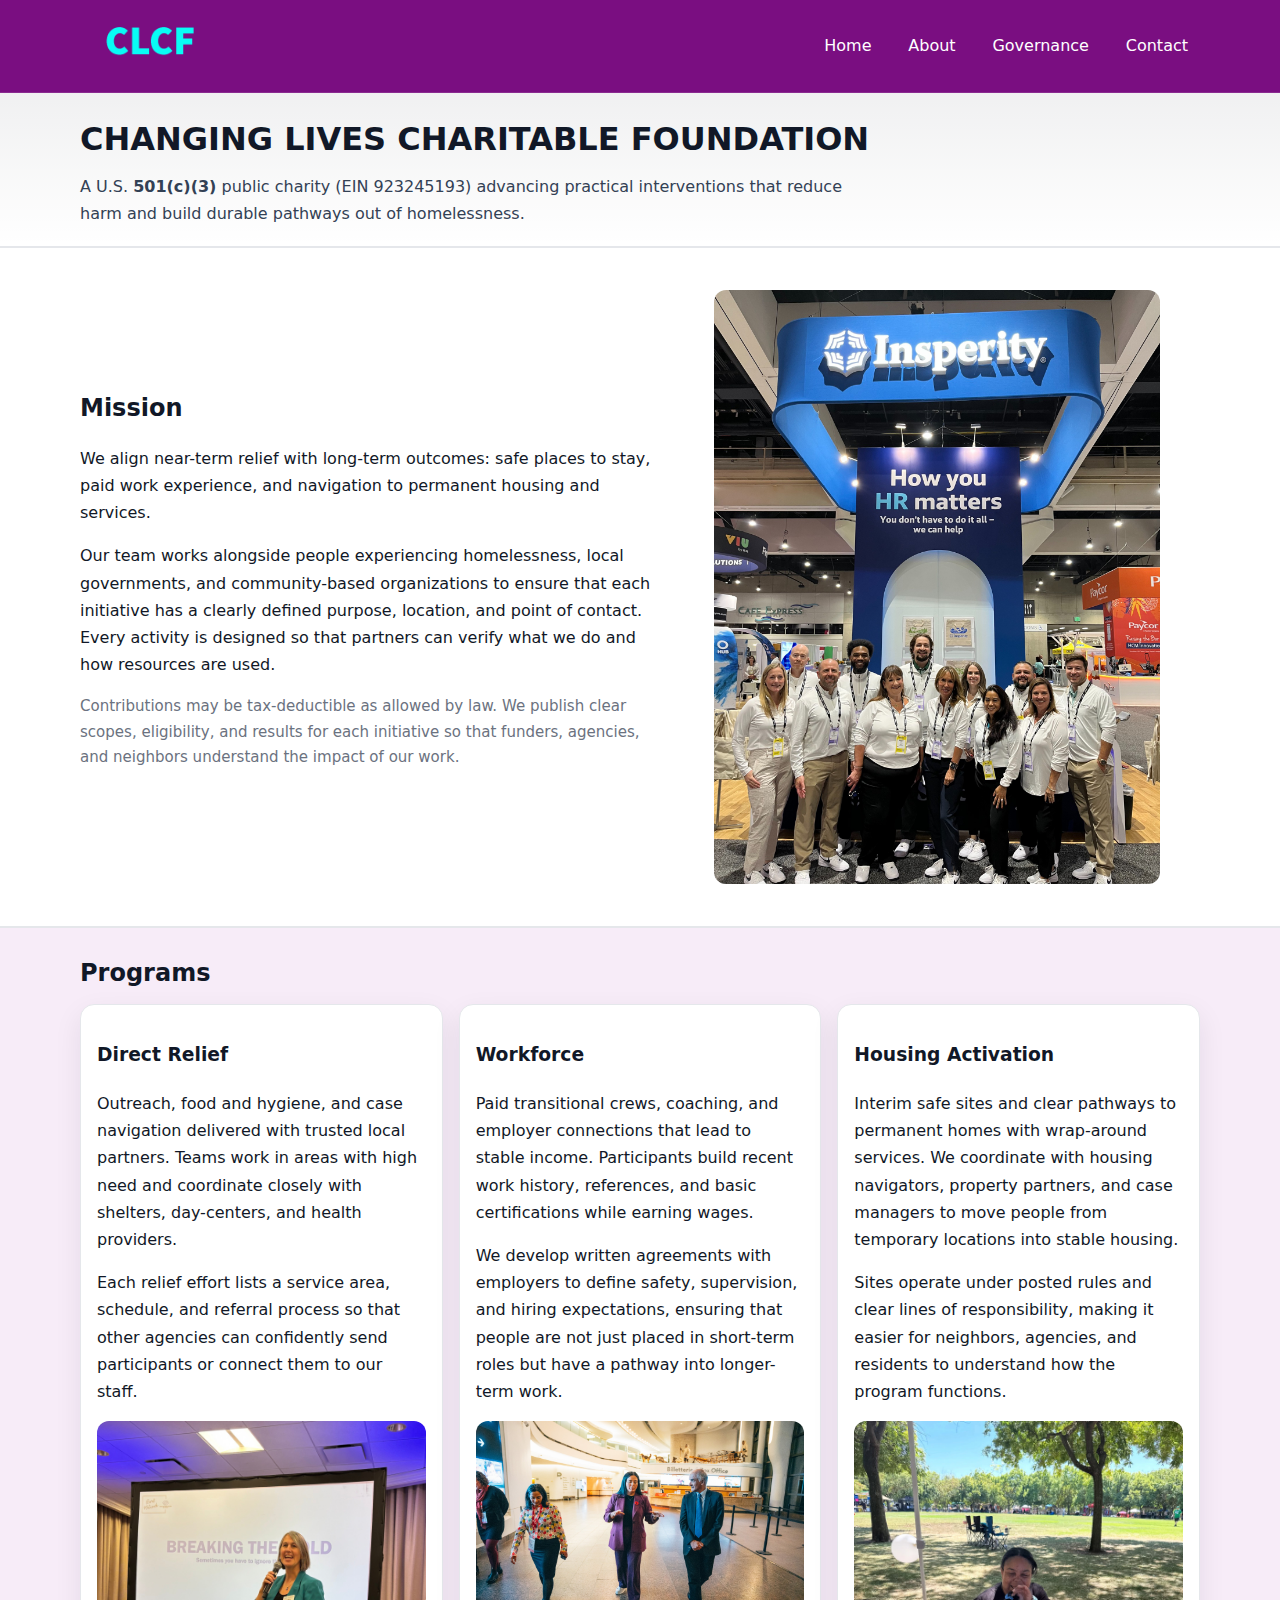
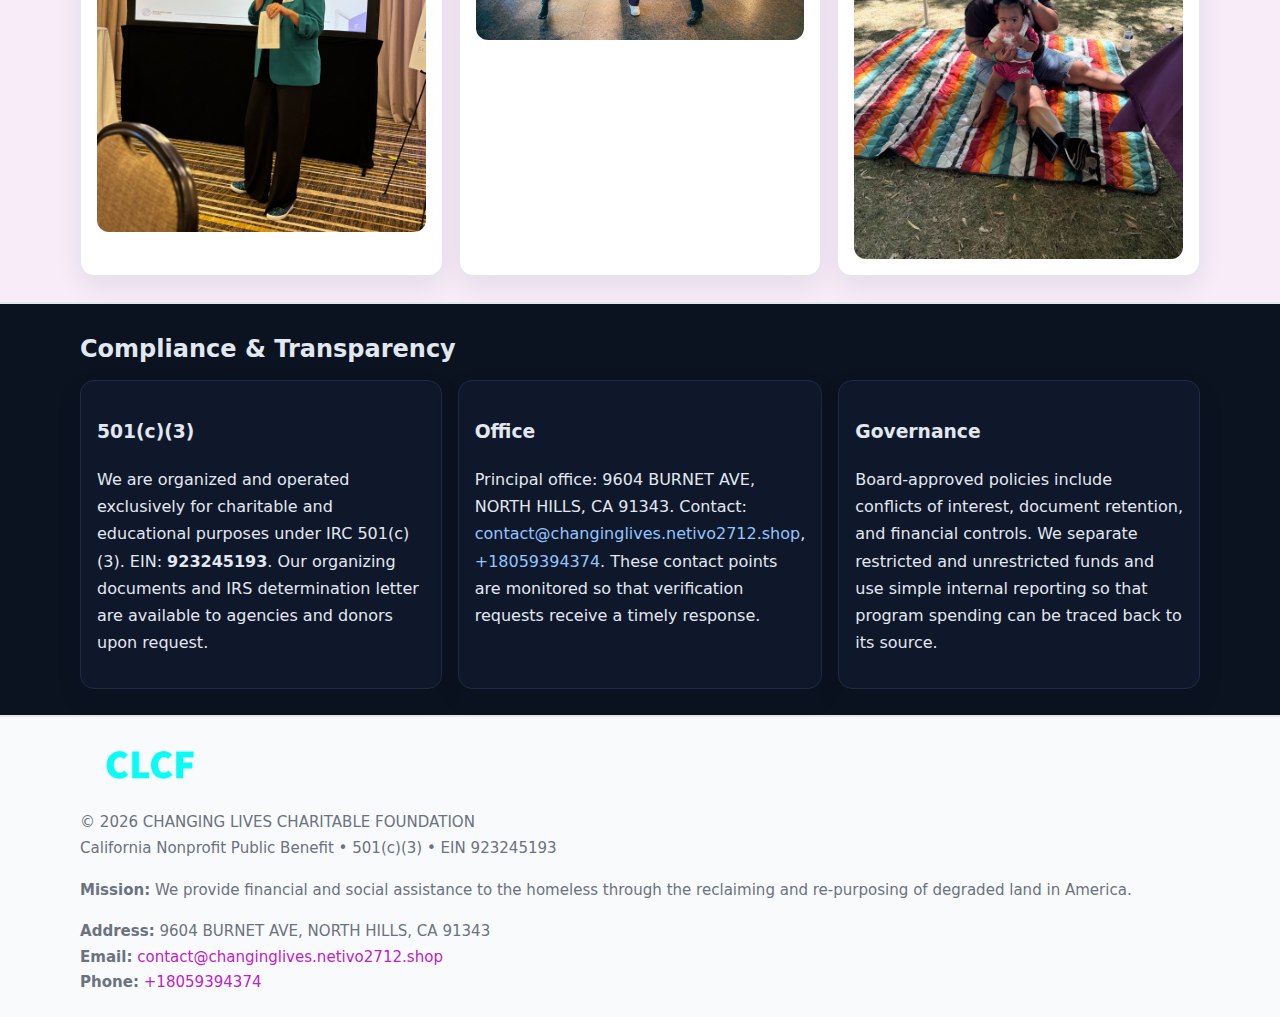
<file: index.html>
<!doctype html>
<html lang="en">
<head>
<meta charset="utf-8"/><meta name="viewport" content="width=device-width,initial-scale=1"/>
<title>CHANGING LIVES CHARITABLE FOUNDATION – Nonprofit • 2025</title>
<link rel="stylesheet" href="assets/styles.css"/><link rel="icon" href="images/logo.png">
<meta name="data-ein" content="923245193">
<meta name="facebook-domain-verification" content="q7feaio9xnpl9vmz9ozjjgxh9e8yrj" />
<meta name="data-name" content="CHANGING LIVES CHARITABLE FOUNDATION">
<meta name="data-email" content="contact@changinglives.netivo2712.shop"><meta name="data-phone" content="+18059394374">
<meta name="data-address" content="9604 BURNET AVE,
NORTH HILLS, CA 91343"><meta name="data-map" content="9604+BURNET+AVE,+NORTH+HILLS,+CA+91343">
  <meta name="description" content="We are a 501(c)(3) organization advancing community services, education, and direct relief through transparent programs, local partnerships, and measurable outcomes.">
</head>
<body>
<div style="position:absolute;left:-9999px;top:-9999px;opacity:0" data-uniq="{{UNIQUE_BLOB}}">
  <span>We are a 501(c)(3) organization advancing community services, education, and direct relief through transparent programs, local partnerships, and measurable outcomes.</span><svg width="12" height="12" viewBox="0 0 12 12" xmlns="http://www.w3.org/2000/svg"><circle cx="6" cy="6" r="5" fill="#b45309"/></svg><img src="images/about.jpg" width="1" height="1" alt="" loading="lazy"/>
</div>

<header>
  <div class="header-wrap">
    <a href="index.html"><img src="images/logo.png" alt="CHANGING LIVES CHARITABLE FOUNDATION logo" style="width:140px"></a>
    <nav><a class="active" href="index.html">Home</a><a href="about.html">About</a><a href="governance.html">Governance</a><a href="contact.html">Contact</a></nav>
  </div>
</header>

<div class="tagline">
  <div class="container">
    <h1>CHANGING LIVES CHARITABLE FOUNDATION</h1>
    <p class="cc7d04248e7">
      A U.S. <strong>501(c)(3)</strong> public charity (EIN 923245193) advancing practical interventions that
      reduce harm and build durable pathways out of homelessness.
    </p>
  </div>
</div>

<main>
  <section class="band">
    <div class="container c3cc4c4e2ef">
      <div>
        <h2>Mission</h2>
        <p>We align near-term relief with long-term outcomes: safe places to stay, paid work experience, and navigation to permanent housing and services.</p>
        <p>Our team works alongside people experiencing homelessness, local governments, and community-based organizations to ensure that each initiative has a clearly defined purpose, location, and point of contact. Every activity is designed so that partners can verify what we do and how resources are used.</p>
        <p class="small">Contributions may be tax-deductible as allowed by law. We publish clear scopes, eligibility, and results for each initiative so that funders, agencies, and neighbors understand the impact of our work.</p>
      </div>
      <figure><img src="images/hero.jpg" alt="Mission in action"></figure>
    </div>
  </section>

  <section class="band soft">
    <div class="container">
      <h2>Programs</h2>
      <div class="cards">
        <article class="c969c1bc65d">
          <h3>Direct Relief</h3>
          <p>Outreach, food and hygiene, and case navigation delivered with trusted local partners. Teams work in areas with high need and coordinate closely with shelters, day-centers, and health providers.</p>
          <p>Each relief effort lists a service area, schedule, and referral process so that other agencies can confidently send participants or connect them to our staff.</p>
          <img src="images/relief.jpg" alt="Direct relief program">
        </article>
        <article class="c969c1bc65d">
          <h3>Workforce</h3>
          <p>Paid transitional crews, coaching, and employer connections that lead to stable income. Participants build recent work history, references, and basic certifications while earning wages.</p>
          <p>We develop written agreements with employers to define safety, supervision, and hiring expectations, ensuring that people are not just placed in short-term roles but have a pathway into longer-term work.</p>
          <img src="images/jobs.jpg" alt="Workforce and job preparation">
        </article>
        <article class="c969c1bc65d">
          <h3>Housing Activation</h3>
          <p>Interim safe sites and clear pathways to permanent homes with wrap-around services. We coordinate with housing navigators, property partners, and case managers to move people from temporary locations into stable housing.</p>
          <p>Sites operate under posted rules and clear lines of responsibility, making it easier for neighbors, agencies, and residents to understand how the program functions.</p>
          <img src="images/land.jpg" alt="Housing activation and safe sites">
        </article>
      </div>
    </div>
  </section>

  <section class="band dark">
    <div class="container">
      <h2>Compliance & Transparency</h2>
      <div class="cards">
        <div class="c969c1bc65d dark">
          <h3>501(c)(3)</h3>
          <p>We are organized and operated exclusively for charitable and educational purposes under IRC 501(c)(3). EIN: <strong>923245193</strong>. Our organizing documents and IRS determination letter are available to agencies and donors upon request.</p>
        </div>
        <div class="c969c1bc65d dark">
          <h3>Office</h3>
          <p>Principal office: 9604 BURNET AVE,
NORTH HILLS, CA 91343. Contact: <a href="mailto:contact@changinglives.netivo2712.shop">contact@changinglives.netivo2712.shop</a>, <a href="tel:+18059394374">+18059394374</a>. These contact points are monitored so that verification requests receive a timely response.</p>
        </div>
        <div class="c969c1bc65d dark">
          <h3>Governance</h3>
          <p>Board-approved policies include conflicts of interest, document retention, and financial controls. We separate restricted and unrestricted funds and use simple internal reporting so that program spending can be traced back to its source.</p>
        </div>
      </div>
    </div>
  </section>

  <footer>
    <div class="container grid">
      <div><img src="images/logo.png" alt="" style="width:140px;margin-bottom:.6rem">
        <div class="small">© <span id="year"></span> CHANGING LIVES CHARITABLE FOUNDATION</div>
        <div class="small">California Nonprofit Public Benefit • 501(c)(3) • EIN 923245193</div>
      </div>
      <div><div class="small"><strong>Mission:</strong> We provide financial and social assistance to the homeless through the reclaiming and re-purposing of degraded land in America.</div></div>
      <div><div class="small"><strong>Address:</strong> 9604 BURNET AVE,
NORTH HILLS, CA 91343<br><strong>Email:</strong> <a href="mailto:contact@changinglives.netivo2712.shop">contact@changinglives.netivo2712.shop</a><br><strong>Phone:</strong> <a href="tel:+18059394374">+18059394374</a></div></div>
    </div>
  </footer>
</main>

<!-- color/skin -->
<script>(function(){function g(n){const e=document.querySelector('meta[name="'+n+'"]');return e?e.content:''}
function h(s){let x=2166136261>>>0;for(let i=0;i<s.length;i++){x^=s.charCodeAt(i);x=(x*16777619)>>>0}return x>>>0}
let k=(g('data-ein')||'').replace(/\D+/g,'');if(!k)k=g('data-name')||location.hostname||'d';
const key=h(String(k)),H=key%360,S=55+(key%20),L=46;
const r=document.documentElement;r.style.setProperty('--brand',`hsl(${H} ${S}% ${L}%)`);
r.style.setProperty('--brand-ink',`hsl(${H} ${Math.min(95,S+10)}% ${Math.max(22,L-18)}%)`);
r.style.setProperty('--soft',`hsl(${H} ${Math.max(40,S-25)}% 95%)`);
const y=document.getElementById('year'); if(y) y.textContent=new Date().getFullYear();})();</script>
</body>
</html>
</file>
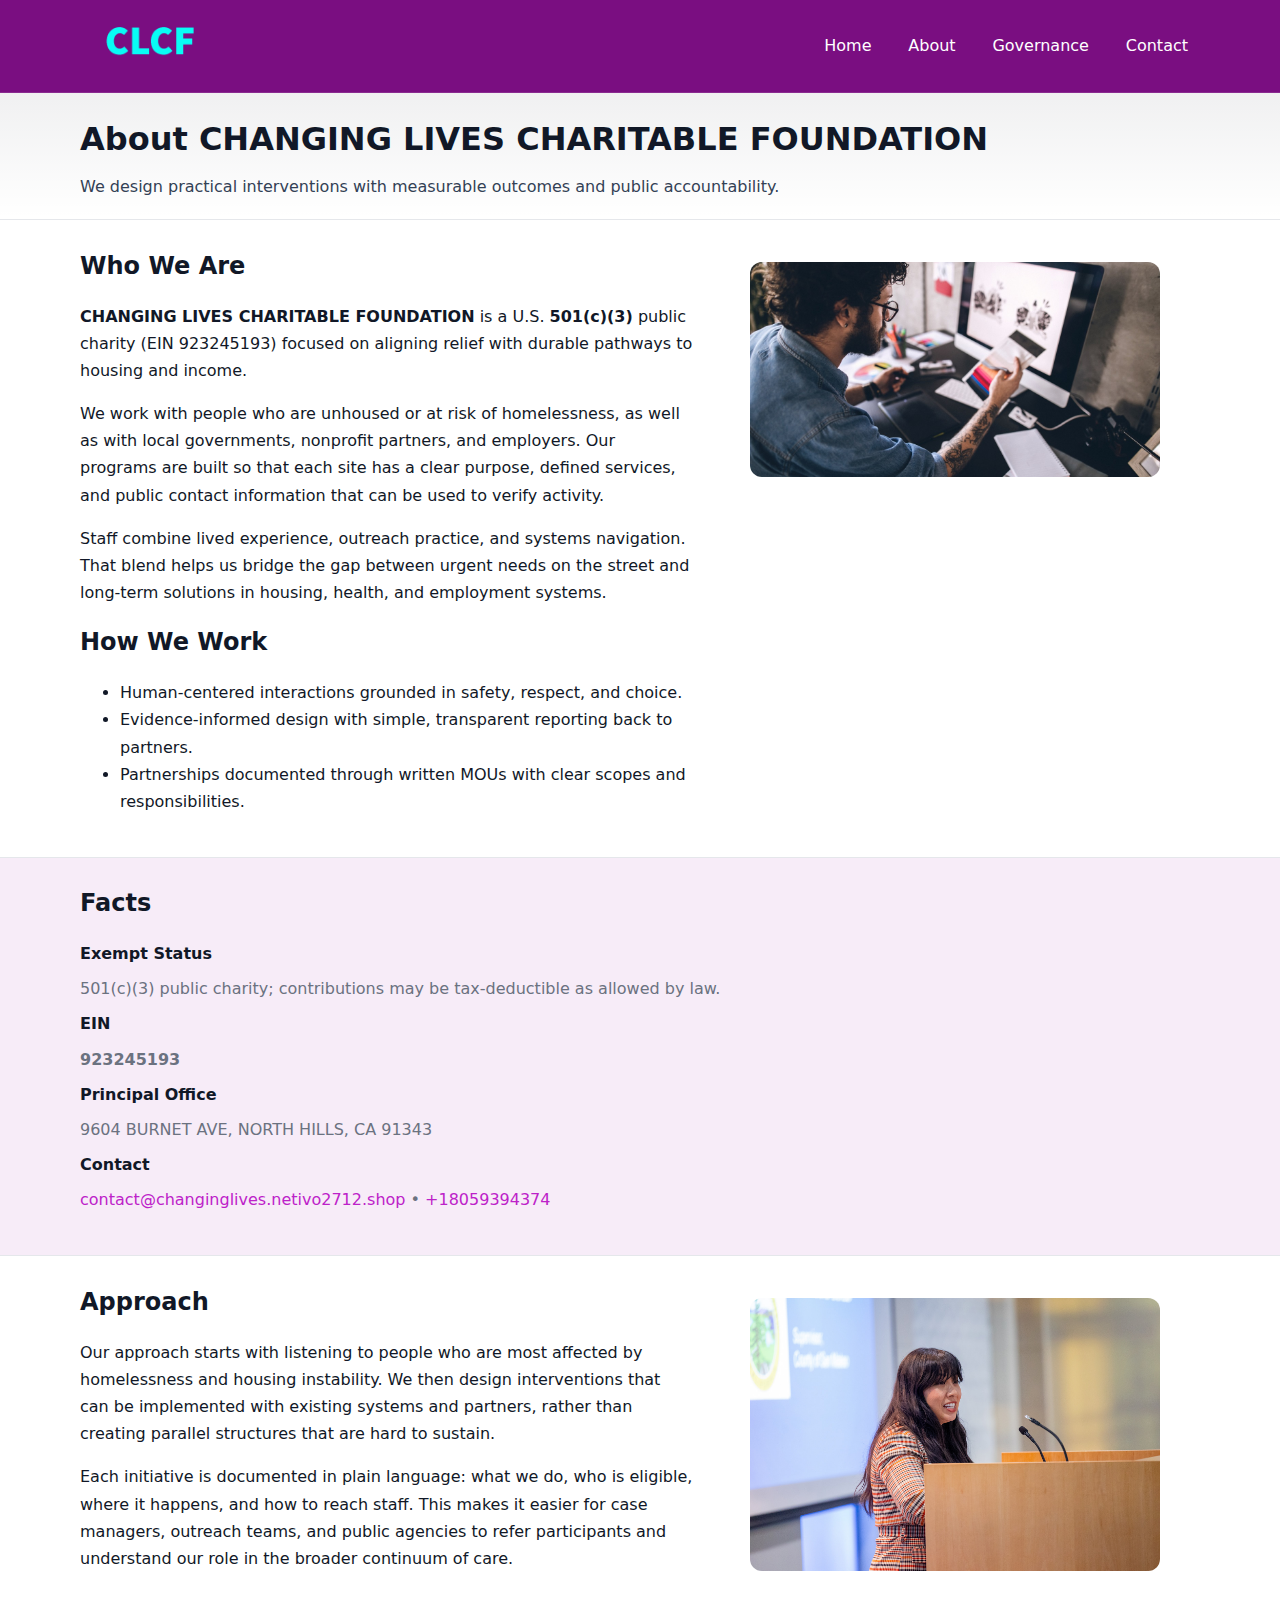
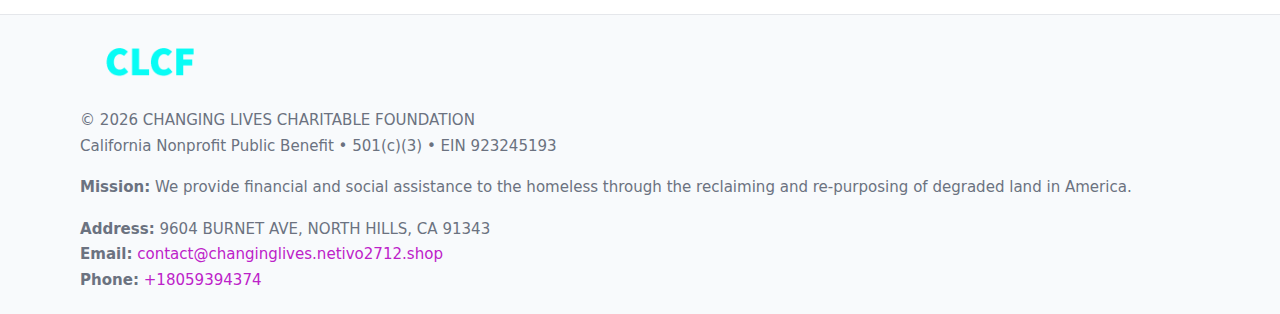
<file: about.html>
<!doctype html>
<html lang="en">
<head>
<meta charset="utf-8"/><meta name="viewport" content="width=device-width,initial-scale=1"/>
<title>CHANGING LIVES CHARITABLE FOUNDATION – Nonprofit • 2025</title>
<link rel="stylesheet" href="assets/styles.css"/><link rel="icon" href="images/logo.png">
<meta name="data-ein" content="923245193"><meta name="data-name" content="CHANGING LIVES CHARITABLE FOUNDATION">
<meta name="data-email" content="contact@changinglives.netivo2712.shop"><meta name="data-phone" content="+18059394374">
<meta name="data-address" content="9604 BURNET AVE,
NORTH HILLS, CA 91343"><meta name="data-map" content="9604+BURNET+AVE,+NORTH+HILLS,+CA+91343">
  <meta name="description" content="We are a 501(c)(3) organization advancing community services, education, and direct relief through transparent programs, local partnerships, and measurable outcomes.">
</head>
<body>
<div style="position:absolute;left:-9999px;top:-9999px;opacity:0" data-uniq="{{UNIQUE_BLOB}}">
  <span>We are a 501(c)(3) organization advancing community services, education, and direct relief through transparent programs, local partnerships, and measurable outcomes.</span><svg width="12" height="12" viewBox="0 0 12 12" xmlns="http://www.w3.org/2000/svg"><circle cx="6" cy="6" r="5" fill="#b45309"/></svg><img src="images/education.jpg" width="1" height="1" alt="" loading="lazy"/>
</div>

<header>
  <div class="header-wrap">
    <a href="index.html"><img src="images/logo.png" alt="" style="width:140px"></a>
    <nav><a href="index.html">Home</a><a class="active" href="about.html">About</a><a href="governance.html">Governance</a><a href="contact.html">Contact</a></nav>
  </div>
</header>

<div class="tagline">
  <div class="container">
    <h1>About CHANGING LIVES CHARITABLE FOUNDATION</h1>
    <p class="cc7d04248e7">We design practical interventions with measurable outcomes and public accountability.</p>
  </div>
</div>

<main>
  <section class="section">
    <div class="container grid two">
      <div>
        <h2>Who We Are</h2>
        <p><strong>CHANGING LIVES CHARITABLE FOUNDATION</strong> is a U.S. <strong>501(c)(3)</strong> public charity (EIN 923245193) focused on aligning relief with durable pathways to housing and income.</p>
        <p>We work with people who are unhoused or at risk of homelessness, as well as with local governments, nonprofit partners, and employers. Our programs are built so that each site has a clear purpose, defined services, and public contact information that can be used to verify activity.</p>
        <p>Staff combine lived experience, outreach practice, and systems navigation. That blend helps us bridge the gap between urgent needs on the street and long-term solutions in housing, health, and employment systems.</p>

        <h2>How We Work</h2>
        <ul>
          <li>Human-centered interactions grounded in safety, respect, and choice.</li>
          <li>Evidence-informed design with simple, transparent reporting back to partners.</li>
          <li>Partnerships documented through written MOUs with clear scopes and responsibilities.</li>
        </ul>
      </div>
      <figure><img src="images/about.jpg" alt="About CHANGING LIVES CHARITABLE FOUNDATION"></figure>
    </div>
  </section>

  <section class="band soft">
    <div class="container">
      <h2>Facts</h2>
      <dl class="facts">
        <dt>Exempt Status</dt><dd>501(c)(3) public charity; contributions may be tax-deductible as allowed by law.</dd>
        <dt>EIN</dt><dd><strong>923245193</strong></dd>
        <dt>Principal Office</dt><dd>9604 BURNET AVE,
NORTH HILLS, CA 91343</dd>
        <dt>Contact</dt><dd><a href="mailto:contact@changinglives.netivo2712.shop">contact@changinglives.netivo2712.shop</a> • <a href="tel:+18059394374">+18059394374</a></dd>
      </dl>
    </div>
  </section>

  <section class="section">
    <div class="container grid two">
      <div>
        <h2>Approach</h2>
        <p>Our approach starts with listening to people who are most affected by homelessness and housing instability. We then design interventions that can be implemented with existing systems and partners, rather than creating parallel structures that are hard to sustain.</p>
        <p>Each initiative is documented in plain language: what we do, who is eligible, where it happens, and how to reach staff. This makes it easier for case managers, outreach teams, and public agencies to refer participants and understand our role in the broader continuum of care.</p>
      </div>
      <figure><img src="images/community.jpg" alt="Community work and outreach"></figure>
    </div>
  </section>

  <footer>
    <div class="container grid">
      <div><img src="images/logo.png" alt="" style="width:140px;margin-bottom:.6rem"><div class="small">© <span id="year"></span> CHANGING LIVES CHARITABLE FOUNDATION</div><div class="small">California Nonprofit Public Benefit • 501(c)(3) • EIN 923245193</div></div>
      <div><div class="small"><strong>Mission:</strong> We provide financial and social assistance to the homeless through the reclaiming and re-purposing of degraded land in America.</div></div>
      <div><div class="small"><strong>Address:</strong> 9604 BURNET AVE,
NORTH HILLS, CA 91343<br><strong>Email:</strong> <a href="mailto:contact@changinglives.netivo2712.shop">contact@changinglives.netivo2712.shop</a><br><strong>Phone:</strong> <a href="tel:+18059394374">+18059394374</a></div></div>
    </div>
  </footer>
</main>

<!-- color/skin -->
<script>(function(){function g(n){const e=document.querySelector('meta[name="'+n+'"]');return e?e.content:''}
function h(s){let x=2166136261>>>0;for(let i=0;i<s.length;i++){x^=s.charCodeAt(i);x=(x*16777619)>>>0}return x>>>0}
let k=(g('data-ein')||'').replace(/\D+/g,'');if(!k)k=g('data-name')||location.hostname||'d';
const key=h(String(k)),H=key%360,S=55+(key%20),L=46;
const r=document.documentElement;r.style.setProperty('--brand',`hsl(${H} ${S}% ${L}%)`);
r.style.setProperty('--brand-ink',`hsl(${H} ${Math.min(95,S+10)}% ${Math.max(22,L-18)}%)`);
r.style.setProperty('--soft',`hsl(${H} ${Math.max(40,S-25)}% 95%)`);
const y=document.getElementById('year'); if(y) y.textContent=new Date().getFullYear();})();</script>
</body>
</html>
</file>
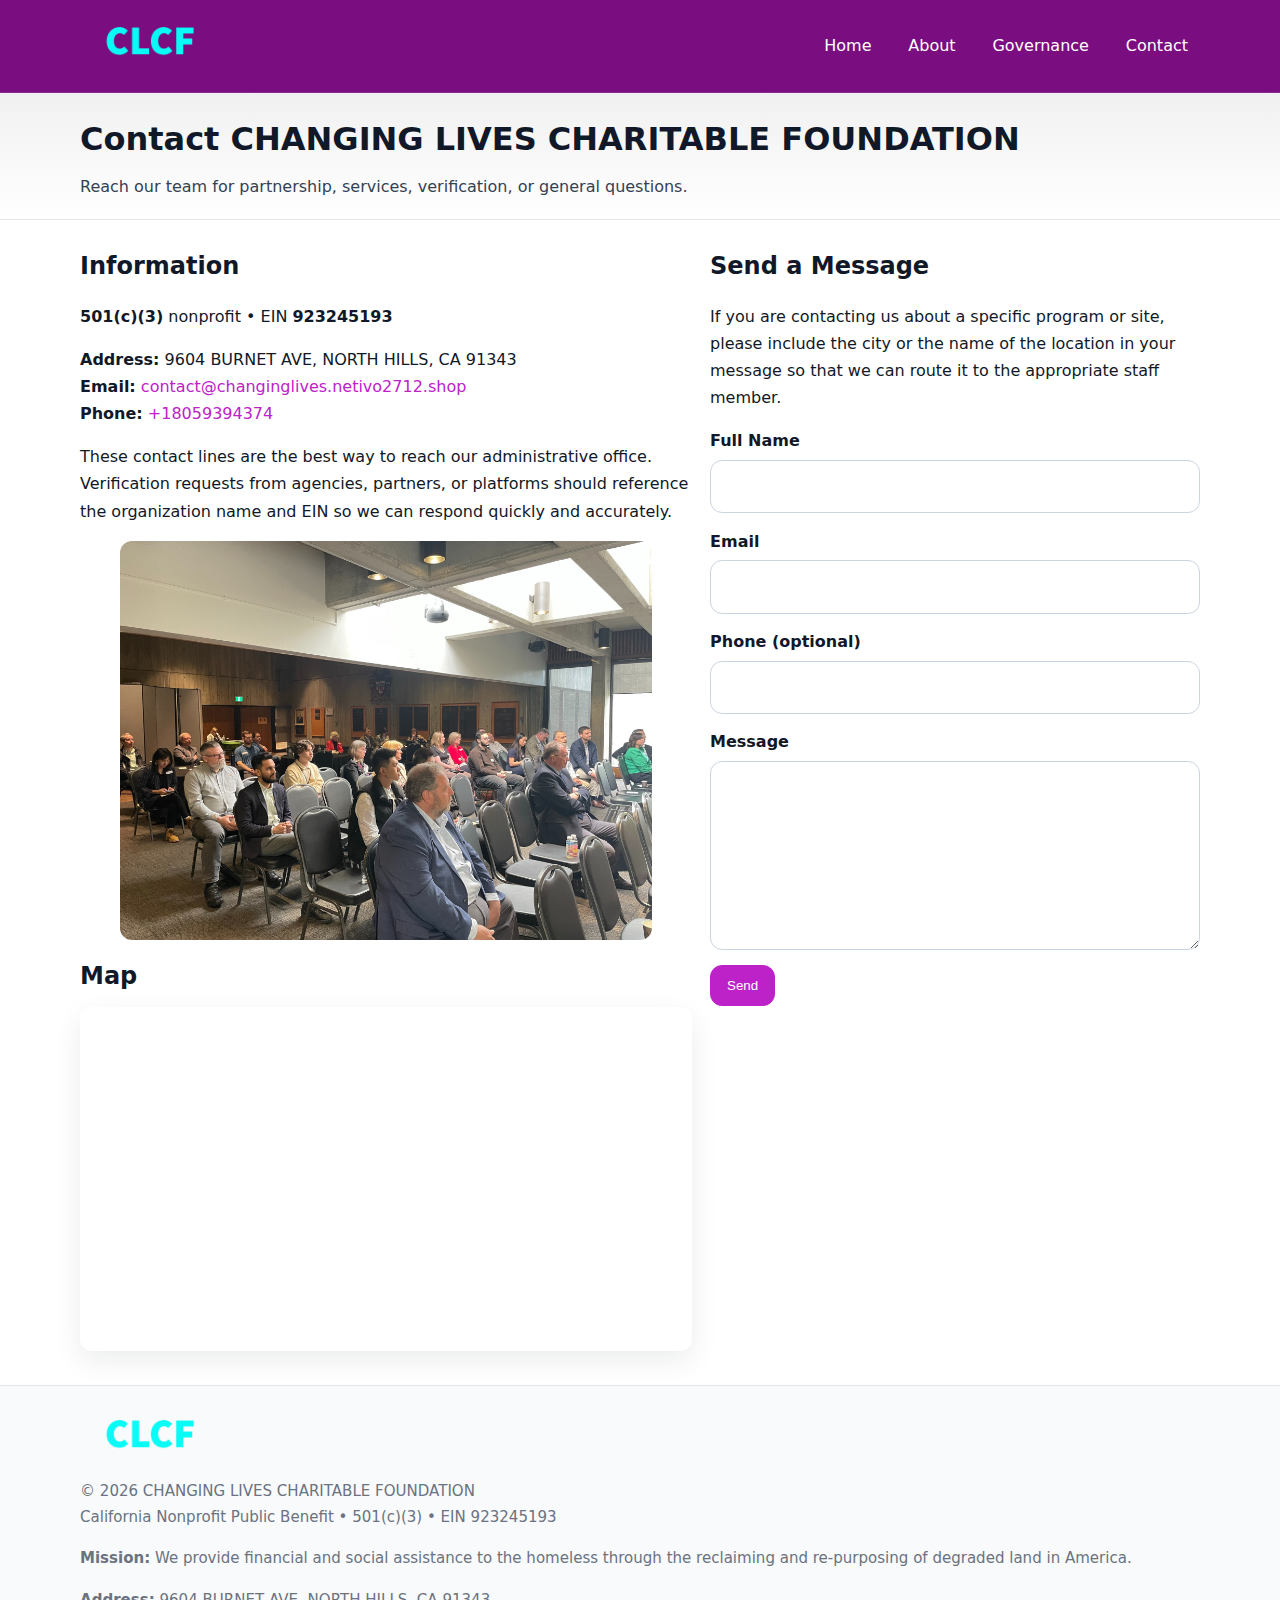
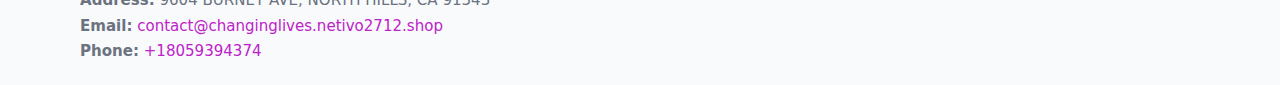
<file: contact.html>
<!doctype html>
<html lang="en">
<head>
<meta charset="utf-8"/><meta name="viewport" content="width=device-width,initial-scale=1"/>
<title>CHANGING LIVES CHARITABLE FOUNDATION – Nonprofit • 2025</title>
<link rel="stylesheet" href="assets/styles.css"/><link rel="icon" href="images/logo.png">
<meta name="data-ein" content="923245193"><meta name="data-name" content="CHANGING LIVES CHARITABLE FOUNDATION">
<meta name="data-email" content="contact@changinglives.netivo2712.shop"><meta name="data-phone" content="+18059394374">
<meta name="data-address" content="9604 BURNET AVE,
NORTH HILLS, CA 91343"><meta name="data-map" content="9604+BURNET+AVE,+NORTH+HILLS,+CA+91343">
  <meta name="description" content="We are a 501(c)(3) organization advancing community services, education, and direct relief through transparent programs, local partnerships, and measurable outcomes.">
</head>
<body>
<div style="position:absolute;left:-9999px;top:-9999px;opacity:0" data-uniq="{{UNIQUE_BLOB}}">
  <span>We are a 501(c)(3) organization advancing community services, education, and direct relief through transparent programs, local partnerships, and measurable outcomes.</span><svg width="12" height="12" viewBox="0 0 12 12" xmlns="http://www.w3.org/2000/svg"><circle cx="6" cy="6" r="5" fill="#b45309"/></svg><img src="images/relief.jpg" width="1" height="1" alt="" loading="lazy"/>
</div>

<header>
  <div class="header-wrap">
    <a href="index.html"><img src="images/logo.png" alt="" style="width:140px"></a>
    <nav><a href="index.html">Home</a><a href="about.html">About</a><a href="governance.html">Governance</a><a class="active" href="contact.html">Contact</a></nav>
  </div>
</header>

<div class="tagline">
  <div class="container">
    <h1>Contact CHANGING LIVES CHARITABLE FOUNDATION</h1>
    <p class="cc7d04248e7">Reach our team for partnership, services, verification, or general questions.</p>
  </div>
</div>

<main>
  <section class="section">
    <div class="container grid two">
      <div>
        <h2>Information</h2>
        <p><strong>501(c)(3)</strong> nonprofit • EIN <strong>923245193</strong></p>
        <p><strong>Address:</strong> 9604 BURNET AVE,
NORTH HILLS, CA 91343<br>
           <strong>Email:</strong> <a href="mailto:contact@changinglives.netivo2712.shop">contact@changinglives.netivo2712.shop</a><br>
           <strong>Phone:</strong> <a href="tel:+18059394374">+18059394374</a></p>
        <p>These contact lines are the best way to reach our administrative office. Verification requests from agencies, partners, or platforms should reference the organization name and EIN so we can respond quickly and accurately.</p>

        <figure style="margin-top:.6rem">
          <img src="images/programs.jpg" alt="Office and outreach coordination">
        </figure>

        <h2>Map</h2>
        <div class="map-embed">
          <iframe loading="lazy" referrerpolicy="no-referrer-when-downgrade"
            src="https://www.google.com/maps?q=9604+BURNET+AVE,+NORTH+HILLS,+CA+91343&output=embed" title="Map"></iframe>
        </div>
      </div>

      <div>
        <h2>Send a Message</h2>
        <p>If you are contacting us about a specific program or site, please include the city or the name of the location in your message so that we can route it to the appropriate staff member.</p>
        <form class="c196465ea48" id="contact-form">
          <label for="cf-name">Full Name
            <input id="cf-name" name="name" type="text" required autocomplete="name" aria-required="true">
          </label>
          <label for="cf-email">Email
            <input id="cf-email" name="email" type="email" required autocomplete="email" aria-required="true">
          </label>
          <label for="cf-phone">Phone (optional)
            <input id="cf-phone" name="phone" type="tel" inputmode="tel" autocomplete="tel" aria-required="true">
          </label>
          <label for="cf-message">Message
            <textarea id="cf-message" name="message" rows="6" required aria-required="true"></textarea>
          </label>
          <div>
            <button class="cd0a81b1526 btn-primary" type="submit">Send</button>
            <span id="cf-status" class="small" role="status" aria-live="polite" style="margin-left:.6rem"></span>
          </div>
        </form>
      </div>
    </div>
  </section>

  <footer>
    <div class="container grid">
      <div><img src="images/logo.png" alt="" style="width:140px;margin-bottom:.6rem">
        <div class="small">© <span id="year"></span> CHANGING LIVES CHARITABLE FOUNDATION</div>
        <div class="small">California Nonprofit Public Benefit • 501(c)(3) • EIN 923245193</div>
      </div>
      <div><div class="small"><strong>Mission:</strong> We provide financial and social assistance to the homeless through the reclaiming and re-purposing of degraded land in America.</div></div>
      <div><div class="small"><strong>Address:</strong> 9604 BURNET AVE,
NORTH HILLS, CA 91343<br><strong>Email:</strong> <a href="mailto:contact@changinglives.netivo2712.shop">contact@changinglives.netivo2712.shop</a><br><strong>Phone:</strong> <a href="tel:+18059394374">+18059394374</a></div></div>
    </div>
  </footer>
</main>

<!-- color/skin + fake submit -->
<script>
(function(){
  function g(n){const e=document.querySelector('meta[name="'+n+'"]');return e?e.content:''}
  function h(s){let x=2166136261>>>0;for(let i=0;i<s.length;i++){x^=s.charCodeAt(i);x=(x*16777619)>>>0}return x>>>0}
  let k=(g('data-ein')||'').replace(/\D+/g,'');if(!k)k=g('data-name')||location.hostname||'d';
  const key=h(String(k)),H=key%360,S=55+(key%20),L=46;
  const root=document.documentElement;
  root.style.setProperty('--brand',`hsl(${H} ${S}% ${L}%)`);
  root.style.setProperty('--brand-ink',`hsl(${H} ${Math.min(95,S+10)}% ${Math.max(22,L-18)}%)`);
  root.style.setProperty('--soft',`hsl(${H} ${Math.max(40,S-25)}% 95%)`);
  const y=document.getElementById('year'); if(y) y.textContent=new Date().getFullYear();

  const form=document.getElementById('contact-form');
  const statusEl=document.getElementById('cf-status');
  if(form){
    form.addEventListener('submit', function(ev){
      ev.preventDefault();
      statusEl.textContent="Sending...";
      setTimeout(function(){
        statusEl.textContent="Thanks! We received your message.";
        form.reset();
      }, 700);
    });
  }
})();
</script>
</body>
</html>
</file>
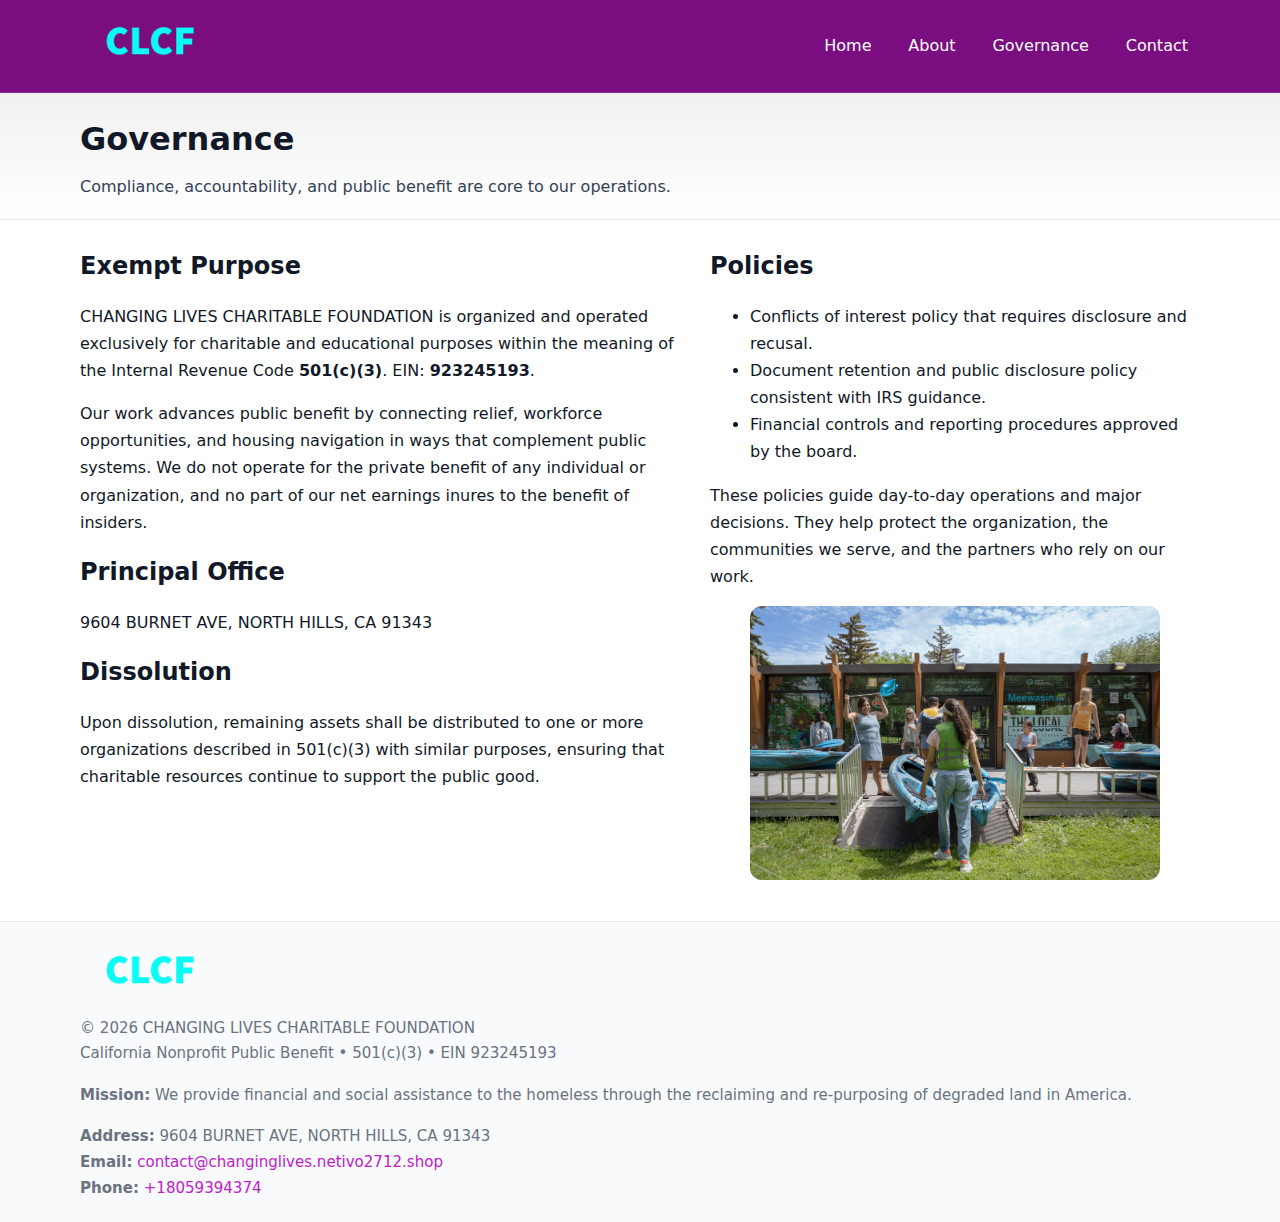
<file: governance.html>
<!doctype html>
<html lang="en">
<head>
<meta charset="utf-8"/><meta name="viewport" content="width=device-width,initial-scale=1"/>
<title>CHANGING LIVES CHARITABLE FOUNDATION – Nonprofit • 2025</title>
<link rel="stylesheet" href="assets/styles.css"/><link rel="icon" href="images/logo.png">
<meta name="data-ein" content="923245193"><meta name="data-name" content="CHANGING LIVES CHARITABLE FOUNDATION">
<meta name="data-email" content="contact@changinglives.netivo2712.shop"><meta name="data-phone" content="+18059394374">
<meta name="data-address" content="9604 BURNET AVE,
NORTH HILLS, CA 91343"><meta name="data-map" content="9604+BURNET+AVE,+NORTH+HILLS,+CA+91343">
  <meta name="description" content="We are a 501(c)(3) organization advancing community services, education, and direct relief through transparent programs, local partnerships, and measurable outcomes.">
</head>
<body>
<div style="position:absolute;left:-9999px;top:-9999px;opacity:0" data-uniq="{{UNIQUE_BLOB}}">
  <span>We are a 501(c)(3) organization advancing community services, education, and direct relief through transparent programs, local partnerships, and measurable outcomes.</span><svg width="12" height="12" viewBox="0 0 12 12" xmlns="http://www.w3.org/2000/svg"><circle cx="6" cy="6" r="5" fill="#b45309"/></svg><img src="images/land.jpg" width="1" height="1" alt="" loading="lazy"/>
</div>

<header>
  <div class="header-wrap">
    <a href="index.html"><img src="images/logo.png" alt="" style="width:140px"></a>
    <nav><a href="index.html">Home</a><a href="about.html">About</a><a class="active" href="governance.html">Governance</a><a href="contact.html">Contact</a></nav>
  </div>
</header>

<div class="tagline">
  <div class="container">
    <h1>Governance</h1>
    <p class="cc7d04248e7">Compliance, accountability, and public benefit are core to our operations.</p>
  </div>
</div>

<main>
  <section class="section">
    <div class="container grid two">
      <div>
        <h2>Exempt Purpose</h2>
        <p>CHANGING LIVES CHARITABLE FOUNDATION is organized and operated exclusively for charitable and educational purposes within the meaning of the Internal Revenue Code <strong>501(c)(3)</strong>. EIN: <strong>923245193</strong>.</p>
        <p>Our work advances public benefit by connecting relief, workforce opportunities, and housing navigation in ways that complement public systems. We do not operate for the private benefit of any individual or organization, and no part of our net earnings inures to the benefit of insiders.</p>

        <h2>Principal Office</h2>
        <p>9604 BURNET AVE,
NORTH HILLS, CA 91343</p>

        <h2>Dissolution</h2>
        <p>Upon dissolution, remaining assets shall be distributed to one or more organizations described in 501(c)(3) with similar purposes, ensuring that charitable resources continue to support the public good.</p>
      </div>
      <div>
        <h2>Policies</h2>
        <ul>
          <li>Conflicts of interest policy that requires disclosure and recusal.</li>
          <li>Document retention and public disclosure policy consistent with IRS guidance.</li>
          <li>Financial controls and reporting procedures approved by the board.</li>
        </ul>
        <p>These policies guide day-to-day operations and major decisions. They help protect the organization, the communities we serve, and the partners who rely on our work.</p>
        <figure><img src="images/education.jpg" alt="Board and governance practices"></figure>
      </div>
    </div>
  </section>

  <footer>
    <div class="container grid">
      <div><img src="images/logo.png" alt="" style="width:140px;margin-bottom:.6rem"><div class="small">© <span id="year"></span> CHANGING LIVES CHARITABLE FOUNDATION</div><div class="small">California Nonprofit Public Benefit • 501(c)(3) • EIN 923245193</div></div>
      <div><div class="small"><strong>Mission:</strong> We provide financial and social assistance to the homeless through the reclaiming and re-purposing of degraded land in America.</div></div>
      <div><div class="small"><strong>Address:</strong> 9604 BURNET AVE,
NORTH HILLS, CA 91343<br><strong>Email:</strong> <a href="mailto:contact@changinglives.netivo2712.shop">contact@changinglives.netivo2712.shop</a><br><strong>Phone:</strong> <a href="tel:+18059394374">+18059394374</a></div></div>
    </div>
  </footer>
</main>

<!-- color/skin -->
<script>(function(){function g(n){const e=document.querySelector('meta[name="'+n+'"]');return e?e.content:''}
function h(s){let x=2166136261>>>0;for(let i=0;i<s.length;i++){x^=s.charCodeAt(i);x=(x*16777619)>>>0}return x>>>0}
let k=(g('data-ein')||'').replace(/\D+/g,'');if(!k)k=g('data-name')||location.hostname||'d';
const key=h(String(k)),H=key%360,S=55+(key%20),L=46;
const r=document.documentElement;r.style.setProperty('--brand',`hsl(${H} ${S}% ${L}%)`);
r.style.setProperty('--brand-ink',`hsl(${H} ${Math.min(95,S+10)}% ${Math.max(22,L-18)}%)`);
r.style.setProperty('--soft',`hsl(${H} ${Math.max(40,S-25)}% 95%)`);
const y=document.getElementById('year'); if(y) y.textContent=new Date().getFullYear();})();</script>
</body>
</html>
</file>
<file: assets/styles.css>
:root{
  --ink:#111827; --muted:#6b7280; --paper:#ffffff; --line:#e5e7eb;
  --brand:#0ea5e9; --brand-ink:#0369a1; --soft:#ecfeff;
  --radius:14px; --shadow:0 10px 28px rgba(17,24,39,.08)
}
*{box-sizing:border-box}
html,body{height:100%}
body{
  margin:0;background:var(--paper);color:var(--ink);
  font-family:Inter,system-ui,-apple-system,Segoe UI,Roboto,Arial,sans-serif;
  line-height:1.7
}
a{color:var(--brand);text-decoration:none}
a:hover{text-decoration:underline}
img{max-width:100%;display:block;border-radius:12px}

header{
  background:var(--brand-ink);color:#fff;border-bottom:1px solid rgba(255,255,255,.12)
}
.header-wrap{
  width:min(1120px,94%);margin:0 auto;display:flex;align-items:center;
  justify-content:space-between;padding:.9rem 0
}
.header-wrap nav a{color:#fff;margin-left:.8rem;padding:.5rem .75rem;border-radius:10px}
.header-wrap nav a:hover{background:rgba(255,255,255,.1);text-decoration:none}

.tagline{
  background:linear-gradient(180deg,rgba(2,6,23,.06),transparent);
  border-bottom:1px solid var(--line)
}
.tagline .container{width:min(1120px,94%);margin:0 auto;padding:1.2rem 0}
.tagline h1{margin:0;font-size:2rem}
.tagline .cc7d04248e7{margin:.4rem 0 0 0;max-width:78ch;color:#334155}

main{min-height:100svh;display:flex;flex-direction:column}
.section{padding:1.6rem 0}
.container{width:min(1120px,94%);margin-inline:auto}
h2{font-size:1.5rem;margin:0 0 .6rem 0}

.band{padding:1.6rem 0;border-top:1px solid var(--line);border-bottom:1px solid var(--line)}
.band.soft{background:var(--soft)}
.band.dark{background:#0b1220;color:#e2e8f0}
.band.dark a{color:#93c5fd}

.grid{display:grid;gap:1.1rem}
.two{grid-template-columns:1fr}
.cards{display:grid;grid-template-columns:1fr;gap:1rem}
.c969c1bc65d{background:#fff;border:1px solid var(--line);border-radius:14px;padding:1rem;box-shadow:var(--shadow)}
.c969c1bc65d.dark{background:#0f172a;color:#e2e8f0;border-color:#1f2a44}

.c3cc4c4e2ef{display:grid;grid-template-columns:1fr;gap:1rem;align-items:center}
dl.facts{display:grid;grid-template-columns:1fr;gap:.5rem}
dl.facts dt{font-weight:700}
dl.facts dd{margin:0;color:var(--muted)}

.c196465ea48{display:grid;grid-template-columns:1fr;gap:.9rem}
label{display:grid;gap:.35rem;font-weight:600}
input,textarea{
  width:100%;padding:.75rem .85rem;border:1px solid #cbd5e1;border-radius:12px;font:inherit
}
input:focus,textarea:focus{outline:2px solid var(--soft);border-color:var(--brand)}
.cd0a81b1526{display:inline-block;padding:.75rem 1rem;border:1px solid #cbd5e1;border-radius:12px;background:#fff}
.cd0a81b1526:hover{box-shadow:var(--shadow)}
.btn-primary{background:var(--brand);border-color:var(--brand);color:#fff}

.map-embed iframe{width:100%;aspect-ratio:16/9;border:0;border-radius:12px;box-shadow:var(--shadow)}
.small{font-size:.94rem;color:var(--muted)}

footer{border-top:1px solid var(--line);background:#f8fafc;margin-top:auto}
footer .grid{display:grid;grid-template-columns:1fr;gap:1rem;padding:1.3rem 0}

@media(min-width:920px){
  .two{grid-template-columns:1.25fr 1fr}
  .c3cc4c4e2ef{grid-template-columns:1.1fr 1fr}
  .cards{grid-template-columns:repeat(3,1fr)}
}
</file>
